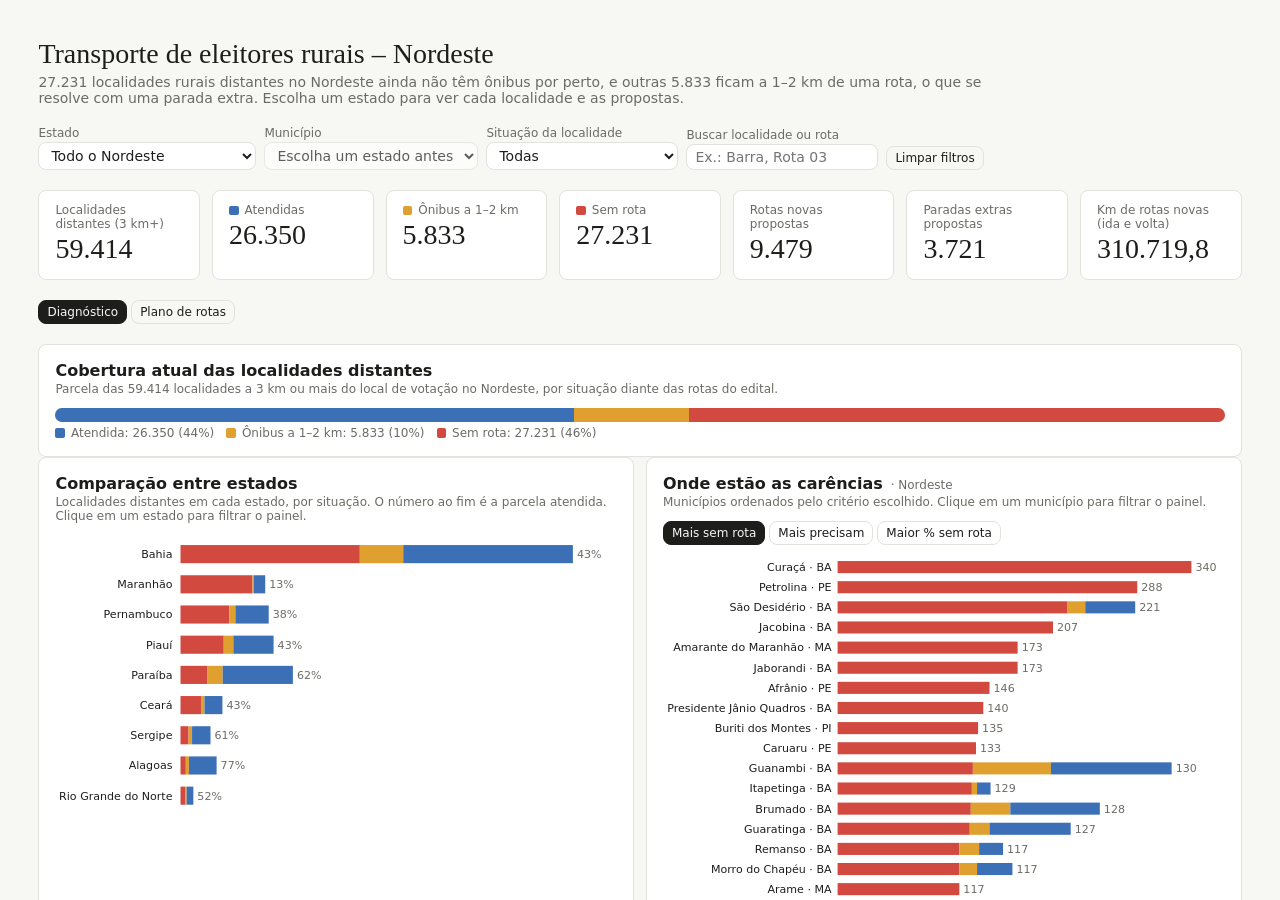
<file: index.html>
<!doctype html>
<html lang="pt-BR"><head><meta charset="utf-8">
<meta http-equiv="refresh" content="0; url=painel/">
<title>Transporte de eleitores rurais – Nordeste</title></head>
<body><p><a href="painel/">Abrir o painel</a></p></body></html>
</file>
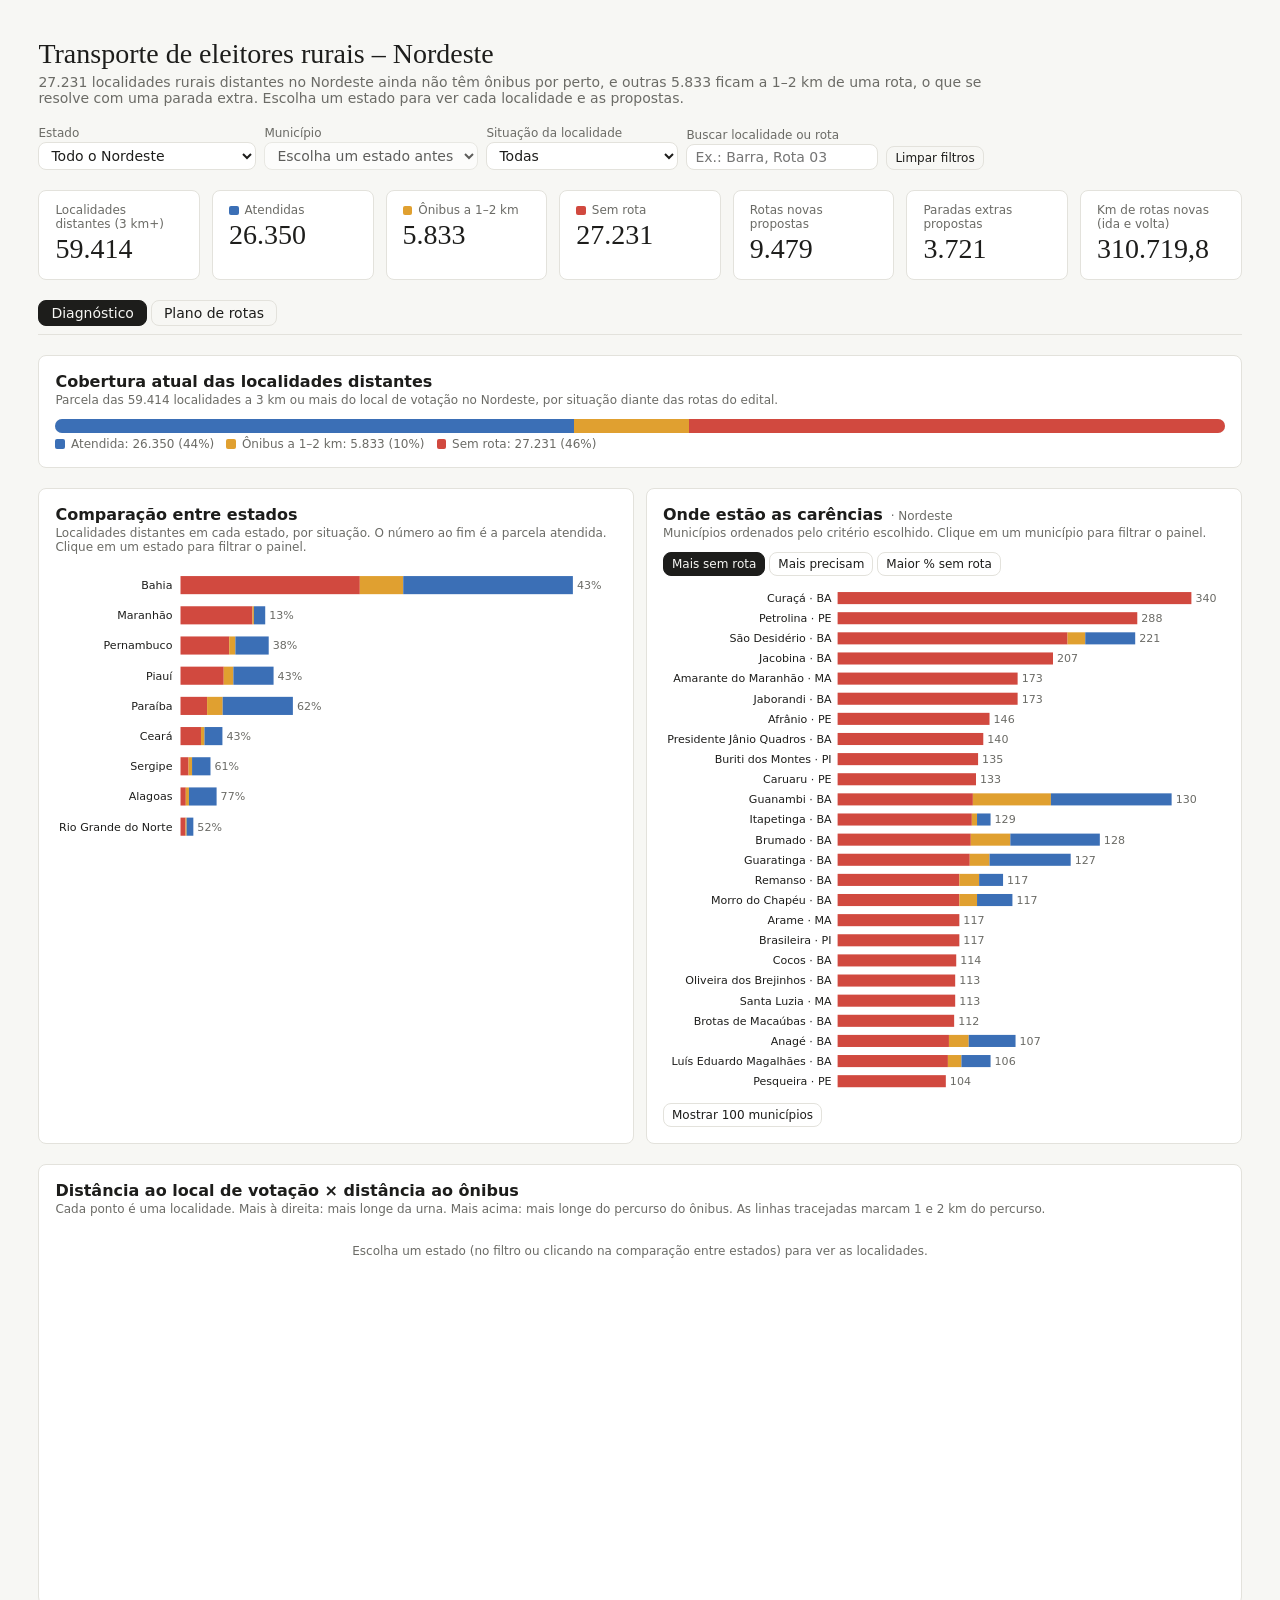
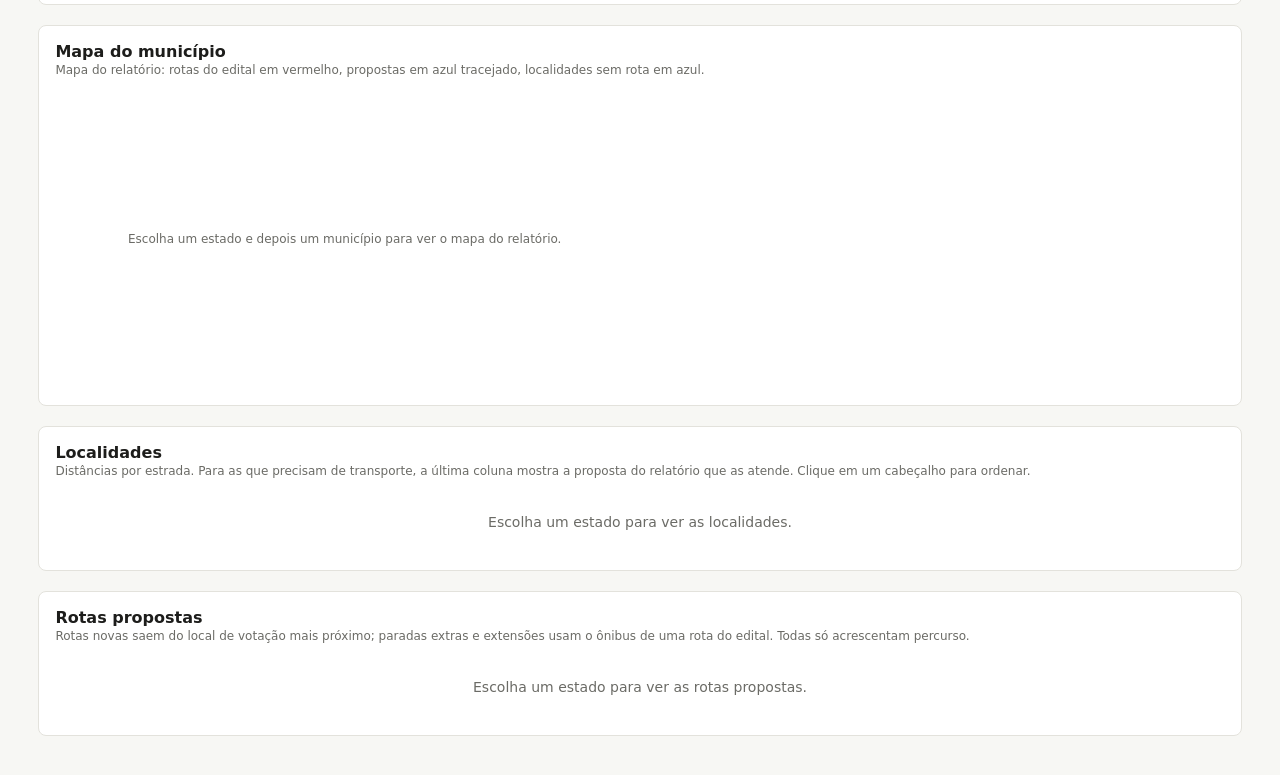
<file: painel/index.html>
<!doctype html>
<html lang="pt-BR">
<head>
<meta charset="utf-8">
<meta name="viewport" content="width=device-width, initial-scale=1">
<title>Transporte de eleitores rurais – Nordeste</title>
<link rel="stylesheet" href="lib/tema.css">
<script src="lib/d3.v7.min.js"></script>
<script src="lib/dash-local.js"></script>
<script src="dados/municipios.js"></script>
</head>
<body>
<div id="dash-root">
<style>
.tr-page { font-family: var(--font-anthropic-sans); display: flex; flex-direction: column; gap: var(--cds-gap-lg); }
.tr-page b, .tr-page strong { font-weight: 600; }
.tr-head h1 { font-family: var(--font-anthropic-serif); font-weight: 400; font-size: var(--cds-font-size-title); margin: 0 0 var(--cds-gap-xs); }
.tr-take { margin: 0; color: var(--color-fg-muted); font-size: var(--cds-font-size-body); max-width: 60rem; }
.tr-controls { display: flex; flex-wrap: wrap; gap: var(--cds-gap-sm); align-items: end; }
.tr-controls label { display: flex; flex-direction: column; gap: 2px; font-size: var(--cds-font-size-caption); color: var(--color-fg-muted); }
.tr-controls select, .tr-controls input { font: inherit; font-size: var(--cds-font-size-body); color: var(--color-fg); background: var(--color-panel); border: 1px solid var(--color-border-line); border-radius: var(--cds-radius); padding: var(--cds-pad-xs) var(--cds-pad-sm); min-width: 12rem; }
.tr-btn { font: inherit; font-size: var(--cds-font-size-caption); color: var(--color-fg); background: transparent; border: 1px solid var(--color-border-line); border-radius: var(--cds-radius); padding: var(--cds-pad-xs) var(--cds-pad-sm); cursor: pointer; }
.tr-btn:hover { background: var(--color-panel); }
.tr-kpis { display: grid; grid-template-columns: repeat(auto-fit, minmax(min(100%, 9.5rem), 1fr)); gap: var(--cds-gap-md); }
.tr-kpi { background: var(--color-panel); border: 1px solid var(--color-border-line); border-radius: var(--cds-radius); padding: var(--cds-pad-md) var(--cds-pad-lg); }
.tr-kpi .lbl { font-size: var(--cds-font-size-caption); color: var(--color-fg-muted); display: flex; align-items: center; gap: 6px; }
.tr-kpi .val { font-family: var(--font-anthropic-serif); font-size: var(--cds-font-size-title); font-variant-numeric: tabular-nums; margin-top: 2px; min-height: 1.2em; }
.tr-sw { width: .6rem; height: .6rem; border-radius: 2px; display: inline-block; flex: none; }
.tr-grid { display: grid; grid-template-columns: repeat(auto-fit, minmax(min(100%, 26rem), 1fr)); gap: var(--cds-gap-md); }
.tr-card { background: var(--color-panel); border: 1px solid var(--color-border-line); border-radius: var(--cds-radius); padding: var(--cds-pad-lg); min-width: 0; }
.tr-card h2 { font-size: var(--cds-font-size-heading); font-weight: var(--cds-font-weight-medium); margin: 0; }
.tr-note { font-size: var(--cds-font-size-caption); color: var(--color-fg-muted); margin: 2px 0 var(--cds-gap-md); }
.tr-cover { display: flex; height: 14px; border-radius: 7px; overflow: hidden; background: var(--color-border-line); }
.tr-cover div { height: 100%; }
.tr-cover-leg { display: flex; flex-wrap: wrap; gap: var(--cds-gap-md); margin-top: var(--cds-gap-xs); font-size: var(--cds-font-size-caption); color: var(--color-fg-muted); }
.tr-cover-leg span { display: inline-flex; align-items: center; gap: 6px; font-variant-numeric: tabular-nums; }
.tr-rank { position: relative; min-height: 120px; }
.tr-rank svg { display: block; }
.tr-rank .row { cursor: pointer; }
.tr-rank .row:hover .bg { fill: var(--color-border-line); }
.tr-rank .row.sel .bg { fill: var(--color-border-line); }
.tr-chart { position: relative; min-height: 360px; }
.tr-tip { position: absolute; pointer-events: none; background: var(--cds-surface-popover); border: 1px solid var(--cds-border); border-radius: var(--cds-radius); box-shadow: var(--cds-shadow-popover); padding: var(--cds-pad-xs) var(--cds-pad-sm); font-size: var(--cds-font-size-caption); max-width: 16rem; z-index: 2; }
.tr-tip .t1 { color: var(--cds-text-secondary); }
.tr-map { min-height: 300px; display: flex; align-items: center; justify-content: center; }
.tr-map img { width: 100%; height: auto; border-radius: var(--cds-radius); border: 1px solid var(--color-border-line); background: #fff; }
.tr-empty { color: var(--color-fg-muted); font-size: var(--cds-font-size-caption); text-align: center; padding: var(--cds-pad-lg); }
.tr-info { display: grid; grid-template-columns: max-content 1fr; gap: 4px var(--cds-gap-md); font-size: var(--cds-font-size-caption); margin-top: var(--cds-gap-md); }
.tr-info dt { color: var(--color-fg-muted); }
.tr-info dd { margin: 0; }
.tr-info a { color: inherit; }
.tr-tablebox { max-height: 520px; overflow: auto; border-top: 1px solid var(--color-border-line); }
.tr-table { width: 100%; border-collapse: collapse; font-size: var(--cds-font-size-caption); font-variant-numeric: tabular-nums; }
.tr-table th { position: sticky; top: 0; background: var(--color-panel); text-align: left; font-weight: var(--cds-font-weight-medium); color: var(--color-fg-muted); padding: 6px 8px; border-bottom: 1px solid var(--color-border-line); cursor: pointer; white-space: nowrap; z-index: 1; }
.tr-table th.num, .tr-table td.num { text-align: right; }
.tr-table td { padding: 6px 8px; border-bottom: 1px solid var(--color-border-line); vertical-align: top; }
.tr-table tr.click { cursor: pointer; }
.tr-table tr.click:hover td { background: var(--color-bg); }
.tr-pill { display: inline-flex; align-items: center; gap: 5px; white-space: nowrap; }
.tr-tablehead { display: flex; flex-wrap: wrap; justify-content: space-between; align-items: baseline; gap: var(--cds-gap-sm); }
.tr-count { font-size: var(--cds-font-size-caption); color: var(--color-fg-muted); }
.tr-tabs { display: flex; gap: var(--cds-gap-xs); flex-wrap: wrap; }
.tr-tabs button[aria-pressed="true"] { background: var(--color-fg); color: var(--color-bg); border-color: var(--color-fg); }
[data-dash-source-state=refreshing] { opacity: .5; transition: opacity var(--cds-dur-slow); }
[data-dash-source-state=empty] { color: transparent; }
@media (max-width: 640px) { .tr-hide-sm { display: none; } }
</style>
<style>
.tr-uf { cursor: pointer; }
.tr-uf:hover .bg, .tr-uf.sel .bg { fill: var(--color-border-line); }
.tr-prompt { color: var(--color-fg-muted); font-size: var(--cds-font-size-body); text-align: center; padding: var(--cds-pad-xl) var(--cds-pad-lg); }
.tr-prompt button { margin-top: var(--cds-gap-sm); }
.tr-scope { font-size: var(--cds-font-size-caption); color: var(--color-fg-muted); margin-left: var(--cds-gap-xs); font-weight: 400; }
</style>

<div class="tr-page">
  <header class="tr-head" id="topo">
    <h1>Transporte de eleitores rurais – Nordeste</h1>
    <p class="tr-take" id="takeaway">
      <span data-source="resumo" data-field="sem_rota" data-where="chave=NE%7C*" class="dash-skeleton">—</span> localidades rurais distantes
      <span id="take-scope">no Nordeste</span> ainda não têm ônibus por perto, e outras
      <span data-source="resumo" data-field="perto" data-where="chave=NE%7C*" class="dash-skeleton">—</span>
      ficam a 1–2 km de uma rota, o que se resolve com uma parada extra.
      <span id="take-hint">Escolha um estado para ver cada localidade e as propostas.</span>
    </p>
  </header>

  <div class="tr-controls" id="filtros">
    <label>Estado
      <select id="f-uf" aria-label="Estado">
        <option value="">Todo o Nordeste</option>
      </select>
    </label>
    <label>Município
      <select id="f-mun" aria-label="Município" data-source="municipios"></select>
    </label>
    <label>Situação da localidade
      <select id="f-sit" aria-label="Situação">
        <option value="">Todas</option>
        <option value="Sem rota">Sem rota</option>
        <option value="Ônibus a 1–2 km">Ônibus a 1–2 km</option>
        <option value="Atendida">Atendida</option>
      </select>
    </label>
    <label>Buscar localidade ou rota
      <input id="f-q" type="search" placeholder="Ex.: Barra, Rota 03" aria-label="Buscar">
    </label>
    <button class="tr-btn" id="f-reset" type="button">Limpar filtros</button>
  </div>

  <section class="tr-kpis" id="indicadores">
    <div class="tr-kpi"><div class="lbl">Localidades distantes (3 km+)</div><div class="val dash-skeleton" id="k-total" data-source="resumo" data-field="analisadas" data-where="chave=NE%7C*">—</div></div>
    <div class="tr-kpi"><div class="lbl"><i class="tr-sw sw-ok"></i>Atendidas</div><div class="val dash-skeleton" id="k-at" data-source="resumo" data-field="atendidas" data-where="chave=NE%7C*">—</div></div>
    <div class="tr-kpi"><div class="lbl"><i class="tr-sw sw-perto"></i>Ônibus a 1–2 km</div><div class="val dash-skeleton" id="k-perto" data-source="resumo" data-field="perto" data-where="chave=NE%7C*">—</div></div>
    <div class="tr-kpi"><div class="lbl"><i class="tr-sw sw-sem"></i>Sem rota</div><div class="val dash-skeleton" id="k-sem" data-source="resumo" data-field="sem_rota" data-where="chave=NE%7C*">—</div></div>
    <div class="tr-kpi"><div class="lbl">Rotas novas propostas</div><div class="val dash-skeleton" id="k-rn" data-source="resumo" data-field="rotas_novas" data-where="chave=NE%7C*">—</div></div>
    <div class="tr-kpi"><div class="lbl">Paradas extras propostas</div><div class="val dash-skeleton" id="k-pe" data-source="resumo" data-field="paradas_extras" data-where="chave=NE%7C*">—</div></div>
    <div class="tr-kpi"><div class="lbl">Km de rotas novas (ida e volta)</div><div class="val dash-skeleton" id="k-km" data-source="resumo" data-field="km_rotas_novas" data-where="chave=NE%7C*">—</div></div>
  </section>

  <div class="tr-tabs tr-abas" id="abas" role="tablist">
    <button class="tr-btn" type="button" role="tab" data-aba="diagnostico" aria-pressed="true">Diagnóstico</button>
    <button class="tr-btn" type="button" role="tab" data-aba="plano" aria-pressed="false">Plano de rotas</button>
  </div>

  <div class="tr-aba" id="diagnostico">
  <section class="tr-card" id="cobertura">
    <h2>Cobertura atual das localidades distantes</h2>
    <p class="tr-note" id="cov-note">Parcela das localidades a 3 km ou mais do local de votação, por situação diante das rotas do edital.</p>
    <div class="tr-cover dash-skeleton" id="cov-bar" data-source="resumo"></div>
    <div class="tr-cover-leg" id="cov-leg" data-source="resumo"></div>
  </section>

  <div class="tr-grid">
    <section class="tr-card" id="estados">
      <h2>Comparação entre estados</h2>
      <p class="tr-note">Localidades distantes em cada estado, por situação. O número ao fim é a parcela atendida. Clique em um estado para filtrar o painel.</p>
      <div class="tr-rank dash-skeleton" id="uf-box" data-source="resumo"></div>
    </section>

    <section class="tr-card" id="ranking">
      <h2>Onde estão as carências<span class="tr-scope" id="rank-scope"></span></h2>
      <p class="tr-note">Municípios ordenados pelo critério escolhido. Clique em um município para filtrar o painel.</p>
      <div class="tr-tabs" id="rank-sort" style="margin-bottom: var(--cds-gap-sm)">
        <button class="tr-btn" type="button" data-k="sem_rota" aria-pressed="true">Mais sem rota</button>
        <button class="tr-btn" type="button" data-k="precisam">Mais precisam</button>
        <button class="tr-btn" type="button" data-k="pct_sem">Maior % sem rota</button>
      </div>
      <div class="tr-rank dash-skeleton" id="rank-box" data-source="resumo"></div>
      <button class="tr-btn" type="button" id="rank-more" style="margin-top: var(--cds-gap-sm)">Mostrar mais</button>
    </section>
  </div>

  <section class="tr-card" id="dispersao">
    <h2>Distância ao local de votação × distância ao ônibus<span class="tr-scope" id="sc-scope"></span></h2>
    <p class="tr-note" id="sc-note">Cada ponto é uma localidade. Mais à direita: mais longe da urna. Mais acima: mais longe do percurso do ônibus. As linhas tracejadas marcam 1 e 2 km do percurso.</p>
    <div class="tr-chart" id="sc-box"></div>
  </section>

  <section class="tr-card" id="municipio">
    <h2 id="mun-title">Mapa do município</h2>
    <p class="tr-note" id="mun-note">Mapa do relatório: rotas do edital em vermelho, propostas em azul tracejado, localidades sem rota em azul.</p>
    <div class="tr-grid">
      <div class="tr-map" id="map-box"><div class="tr-empty">Escolha um município no filtro ou no ranking para ver o mapa e os detalhes.</div></div>
      <div id="mun-info"></div>
    </div>
  </section>

  <section class="tr-card" id="localidades">
    <div class="tr-tablehead"><h2>Localidades<span class="tr-scope" id="loc-scope"></span></h2><span class="tr-count" id="loc-count"></span></div>
    <p class="tr-note">Distâncias por estrada. Para as que precisam de transporte, a última coluna mostra a proposta do relatório que as atende. Clique em um cabeçalho para ordenar.</p>
    <div class="tr-prompt" id="loc-prompt">Escolha um estado para ver as localidades.</div>
    <div class="tr-tablebox" id="loc-wrap" hidden>
      <table class="tr-table" id="loc-table" data-row-key="id">
        <thead><tr>
          <th data-field="municipio" data-k="municipio">Município</th>
          <th data-field="localidade" data-k="localidade">Localidade</th>
          <th data-field="situacao" data-k="situacao">Situação</th>
          <th data-field="km_local_votacao" data-k="km_local_votacao" class="num">Km até a urna</th>
          <th data-field="rota_mais_proxima" data-k="rota_mais_proxima" class="tr-hide-sm">Rota mais próxima</th>
          <th data-field="km_ate_rota" data-k="km_ate_rota" class="num">Km até o ônibus</th>
          <th data-field="solucao_proposta" data-k="solucao_proposta" class="tr-hide-sm">Solução proposta</th>
        </tr></thead>
        <tbody></tbody>
      </table>
    </div>
  </section>

  <section class="tr-card" id="propostas">
    <div class="tr-tablehead"><h2>Rotas propostas<span class="tr-scope" id="prop-scope"></span></h2><span class="tr-count" id="prop-count"></span></div>
    <p class="tr-note">Rotas novas saem do local de votação mais próximo; paradas extras e extensões usam o ônibus de uma rota do edital. Todas só acrescentam percurso.</p>
    <div class="tr-prompt" id="prop-prompt">Escolha um estado para ver as rotas propostas.</div>
    <div class="tr-tablebox" id="prop-wrap" hidden>
      <table class="tr-table" id="prop-table" data-row-key="id">
        <thead><tr>
          <th data-field="municipio" data-k="municipio">Município</th>
          <th data-field="tipo" data-k="tipo">Tipo</th>
          <th data-field="proposta" data-k="proposta">Proposta</th>
          <th data-field="percurso" data-k="percurso" class="tr-hide-sm">Percurso</th>
          <th data-field="n_localidades" data-k="n_localidades" class="num">Localidades</th>
          <th data-field="extensao_km" data-k="extensao_km" class="num">Km</th>
          <th data-field="tempo" data-k="tempo" class="tr-hide-sm">Tempo</th>
        </tr></thead>
        <tbody></tbody>
      </table>
    </div>
  </section>
  </div>

  <div class="tr-aba" id="plano" hidden>
    <p class="tr-take" id="plano-take">As sugestões vêm das propostas de cada relatório, organizadas por prioridade: <b>1 – ação rápida</b> (parada extra ou extensão de uma rota que já roda), <b>2 – rota nova eficiente</b> (até 10 km de percurso por localidade atendida) e <b>3 – rota nova cara</b> (mais de 10 km por localidade).</p>

    <section class="tr-kpis" id="plano-indicadores">
      <div class="tr-kpi"><div class="lbl"><i class="tr-sw sw-p1"></i>1 – Ação rápida</div><div class="val dash-skeleton" id="pk-p1" data-source="resumo" data-field="p1" data-where="chave=NE%7C*">—</div></div>
      <div class="tr-kpi"><div class="lbl"><i class="tr-sw sw-p2"></i>2 – Rota nova eficiente</div><div class="val dash-skeleton" id="pk-p2" data-source="resumo" data-field="p2" data-where="chave=NE%7C*">—</div></div>
      <div class="tr-kpi"><div class="lbl"><i class="tr-sw sw-p3"></i>3 – Rota nova cara</div><div class="val dash-skeleton" id="pk-p3" data-source="resumo" data-field="p3" data-where="chave=NE%7C*">—</div></div>
      <div class="tr-kpi"><div class="lbl">Localidades atendidas pelas propostas</div><div class="val dash-skeleton" id="pk-cob" data-source="resumo" data-field="cobertas" data-where="chave=NE%7C*">—</div></div>
      <div class="tr-kpi"><div class="lbl">Percurso acrescentado (km)</div><div class="val dash-skeleton" id="pk-km" data-source="resumo" data-field="km_propostas" data-where="chave=NE%7C*">—</div></div>
      <div class="tr-kpi"><div class="lbl">Tempo de viagem somado (horas)</div><div class="val dash-skeleton" id="pk-h" data-source="resumo" data-field="horas_propostas" data-where="chave=NE%7C*">—</div></div>
    </section>

    <div class="tr-grid">
      <section class="tr-card" id="plano-prioridades">
        <h2 id="pp-title">Propostas por prioridade</h2>
        <p class="tr-note" id="pp-note">Quantas propostas de cada prioridade há em cada estado. Clique em um estado para filtrar.</p>
        <div class="tr-chart" id="pp-box" style="min-height: 300px"></div>
      </section>
      <section class="tr-card" id="plano-mapa">
        <h2 id="pm-title">Mapa do município</h2>
        <p class="tr-note">Mapa do relatório: rotas do edital em vermelho, rotas sugeridas em azul tracejado.</p>
        <div class="tr-map" id="pm-box"><div class="tr-empty">Escolha um estado e um município para ver o mapa com as rotas sugeridas.</div></div>
      </section>
    </div>

    <section class="tr-card" id="rotas-sugeridas">
      <div class="tr-tablehead"><h2>Rotas sugeridas<span class="tr-scope" id="rs-scope"></span></h2><span class="tr-count" id="rs-count"></span></div>
      <p class="tr-note">Cada cartão é uma sugestão de rota, desenhada parada a parada. As localidades destacadas são as que hoje ficam sem ônibus e passam a ser atendidas.</p>
      <div class="tr-controls" style="margin-bottom: var(--cds-gap-md)">
        <label>Prioridade
          <select id="rs-prio" aria-label="Prioridade">
            <option value="">Todas</option>
            <option value="1">1 – Ação rápida</option>
            <option value="2">2 – Rota nova eficiente</option>
            <option value="3">3 – Rota nova cara</option>
          </select>
        </label>
        <label>Ordenar por
          <select id="rs-ord" aria-label="Ordenar">
            <option value="prio">Prioridade e eficiência</option>
            <option value="loc">Mais localidades atendidas</option>
            <option value="km">Menor percurso</option>
            <option value="mun">Município</option>
          </select>
        </label>
      </div>
      <div id="rs-list"><div class="tr-prompt">Escolha um estado para ver as rotas sugeridas.</div></div>
      <button class="tr-btn" type="button" id="rs-more" hidden style="margin-top: var(--cds-gap-md)">Mostrar mais</button>
    </section>
  </div>
</div>

<script>
dash.calc('resumo', {
  title: 'Resumo por município, estado e Nordeste',
  description: 'Soma as contagens de localidades e propostas dos municípios, por estado (chave "UF|*") e para todo o Nordeste ("NE|*"); cobertas = localidades sem ônibus que alguma proposta atende.',
  inputs: ['municipios'],
  fn: (municipios) => {
    const campos = ['analisadas', 'atendidas', 'perto', 'sem_rota', 'rotas_novas', 'paradas_extras', 'extensoes', 'km_rotas_novas', 'p1', 'p2', 'p3', 'km_propostas', 'min_propostas', 'loc_sem_proposta'];
    const acc = new Map();
    const get = (chave, uf, nome) => {
      if (!acc.has(chave)) acc.set(chave, Object.assign({ chave, uf, nome }, Object.fromEntries(campos.map((c) => [c, 0]))));
      return acc.get(chave);
    };
    for (const m of municipios) {
      if (m.fora_do_levantamento) continue;
      for (const r of [get(m.chave, m.uf, m.nome), get(m.uf + '|*', m.uf, m.estado), get('NE|*', 'NE', 'Nordeste')]) {
        for (const c of campos) r[c] += Number(m[c]) || 0;
      }
    }
    return [...acc.values()].map((r) => Object.assign(r, {
      km_rotas_novas: Math.round(r.km_rotas_novas * 10) / 10,
      km_propostas: Math.round(r.km_propostas * 10) / 10,
      horas_propostas: Math.round(r.min_propostas / 6) / 10,
      cobertas: r.perto + r.sem_rota - r.loc_sem_proposta,
      precisam: r.perto + r.sem_rota,
      pct_sem: r.analisadas ? r.sem_rota / r.analisadas : 0,
      pct_atendidas: r.analisadas ? r.atendidas / r.analisadas : 0,
    }));
  },
});

window.TR = (() => {
  const loc = d3.formatLocale({ decimal: ',', thousands: '.', grouping: [3], currency: ['R$', ''] });
  const fmt = { int: loc.format(','), km: loc.format(',.1f'), pct: loc.format('.0%'), pct1: loc.format('.1%') };
  const COL = { 'Atendida': dash.colors[0], 'Ônibus a 1–2 km': dash.colors[2], 'Sem rota': 'var(--cds-chart-status-critical)' };
  const PCOL = { 1: dash.colors[3], 2: dash.colors[0], 3: dash.colors[4] };
  const PTXT = { 1: '1 – Ação rápida', 2: '2 – Rota nova eficiente', 3: '3 – Rota nova cara' };
  const UFS = [['CE', 'Ceará'], ['RN', 'Rio Grande do Norte'], ['PB', 'Paraíba'], ['PE', 'Pernambuco'], ['AL', 'Alagoas'], ['SE', 'Sergipe'], ['BA', 'Bahia'], ['PI', 'Piauí'], ['MA', 'Maranhão']];
  const NOME_UF = Object.fromEntries(UFS);
  const escopo = (p) => p.uf && p.mun ? p.uf + '|' + p.mun : p.uf ? p.uf + '|*' : 'NE|*';
  const enc = (s) => encodeURIComponent(s);
  const filtroLoc = (p) => {
    const q = (p.q || '').toLowerCase();
    return (l) => (!p.mun || l.municipio === p.mun) && (!p.sit || l.situacao === p.sit) &&
      (!q || (l.localidade + ' ' + (l.rota_mais_proxima || '') + ' ' + (l.solucao_proposta || '')).toLowerCase().includes(q));
  };
  const empty = (t) => Object.assign(document.createElement('div'), { className: 'tr-empty', textContent: t });
  const measure = (svg, texts) => {
    const t = svg.append('text').attr('visibility', 'hidden');
    let w = 0;
    for (const s of texts) { t.text(s); w = Math.max(w, t.node().getComputedTextLength()); }
    t.remove();
    return w;
  };
  return { fmt, COL, PCOL, PTXT, UFS, NOME_UF, escopo, enc, filtroLoc, empty, measure };
})();
</script>

<script>
(() => {
  const { fmt, COL, UFS, NOME_UF, escopo, enc } = window.TR;
  const $ = (id) => document.getElementById(id);
  document.querySelector('.sw-ok').style.background = COL['Atendida'];
  document.querySelector('.sw-perto').style.background = COL['Ônibus a 1–2 km'];
  document.querySelector('.sw-sem').style.background = COL['Sem rota'];

  const fUf = $('f-uf'), fMun = $('f-mun'), fSit = $('f-sit'), fQ = $('f-q');
  fUf.append(...UFS.map(([u, n]) => new Option(n + ' (' + u + ')', u)));
  fUf.addEventListener('change', () => dash.setParams({ uf: fUf.value || null, mun: null }));
  fMun.addEventListener('change', () => dash.setParams({ mun: fMun.value || null }));
  fSit.addEventListener('change', () => dash.setParams({ sit: fSit.value || null }));
  let qTimer;
  fQ.addEventListener('input', () => { clearTimeout(qTimer); qTimer = setTimeout(() => dash.setParams({ q: fQ.value.trim() || null }), 250); });
  $('f-reset').addEventListener('click', () => { const aba = dash.params().aba || null; dash.resetParams(); dash.setParams({ uf: null, mun: null, sit: null, q: null, aba }); fQ.value = ''; });

  // Abas: Diagnóstico e Plano de rotas
  const PCOL = window.TR.PCOL;
  document.querySelector('.sw-p1').style.background = PCOL[1];
  document.querySelector('.sw-p2').style.background = PCOL[2];
  document.querySelector('.sw-p3').style.background = PCOL[3];
  $('abas').addEventListener('click', (e) => {
    const b = e.target.closest('button[data-aba]'); if (!b) return;
    dash.setParams({ aba: b.dataset.aba === 'diagnostico' ? null : b.dataset.aba });
    dash.setLink(b.dataset.aba);
  });
  if (location.hash === '#plano') dash.setParams({ aba: 'plano' });
  const pkpis = [['pk-p1', 'p1'], ['pk-p2', 'p2'], ['pk-p3', 'p3'], ['pk-cob', 'cobertas'], ['pk-km', 'km_propostas'], ['pk-h', 'horas_propostas']];

  const kpis = [['k-total', 'analisadas'], ['k-at', 'atendidas'], ['k-perto', 'perto'], ['k-sem', 'sem_rota'], ['k-rn', 'rotas_novas'], ['k-pe', 'paradas_extras'], ['k-km', 'km_rotas_novas']];
  let munKey = '';

  dash.onData(() => {
    const p = dash.params();
    const scope = escopo(p);
    fUf.value = p.uf || '';
    const M = dash.data('municipios');
    if (M.status === 'ok') {
      const key = (p.uf || '') + M.data.length;
      if (munKey !== key) {
        const names = p.uf ? M.data.filter((m) => m.uf === p.uf && !m.fora_do_levantamento).map((m) => m.nome).sort((a, b) => a.localeCompare(b, 'pt')) : [];
        fMun.replaceChildren(new Option(p.uf ? 'Todos os municípios' : 'Escolha um estado antes', ''), ...names.map((n) => new Option(n, n)));
        munKey = key;
      }
    }
    fMun.disabled = !p.uf;
    fMun.value = p.mun || '';
    fSit.value = p.sit || '';
    if (document.activeElement !== fQ) fQ.value = p.q || '';

    const aba = p.aba || 'diagnostico';
    $('diagnostico').hidden = aba !== 'diagnostico';
    $('plano').hidden = aba !== 'plano';
    document.querySelectorAll('#abas button').forEach((b) => b.setAttribute('aria-pressed', b.dataset.aba === aba ? 'true' : 'false'));

    const R = dash.data('resumo');
    const row = R.status === 'ok' ? R.data.find((r) => r.chave === scope) : null;
    for (const [id, f] of pkpis) {
      const el = $(id);
      el.dataset.where = 'chave=' + enc(scope);
      if (row) { el.classList.remove('dash-skeleton'); el.textContent = (f === 'km_propostas' || f === 'horas_propostas') ? fmt.km(row[f]) : fmt.int(row[f]); }
      else if (R.status !== 'loading') el.classList.remove('dash-skeleton');
    }
    for (const [id, f] of kpis) {
      const el = $(id);
      el.dataset.where = 'chave=' + enc(scope);
      if (row) { el.classList.remove('dash-skeleton'); el.textContent = f === 'km_rotas_novas' ? fmt.km(row[f]) : fmt.int(row[f]); }
      else if (R.status !== 'loading') el.classList.remove('dash-skeleton');
    }
    document.querySelectorAll('#takeaway [data-source="resumo"]').forEach((el) => {
      el.dataset.where = 'chave=' + enc(scope);
      if (row) { el.classList.remove('dash-skeleton'); el.textContent = fmt.int(row[el.dataset.field]); }
    });
    $('take-scope').textContent = p.mun ? 'em ' + p.mun + ' (' + p.uf + ')' : p.uf ? 'em ' + NOME_UF[p.uf] : 'no Nordeste';
    $('take-hint').textContent = p.mun ? 'Veja o mapa, cada localidade e as propostas abaixo.' : p.uf ? 'Escolha um município para ver o mapa do relatório.' : 'Escolha um estado para ver cada localidade e as propostas.';

    const bar = $('cov-bar'), leg = $('cov-leg');
    if (row) {
      bar.classList.remove('dash-skeleton');
      const parts = [['Atendida', row.atendidas], ['Ônibus a 1–2 km', row.perto], ['Sem rota', row.sem_rota]];
      const tot = row.analisadas || 1;
      bar.replaceChildren(...parts.map(([k, v]) => { const d = document.createElement('div'); d.style.width = (v / tot * 100) + '%'; d.style.background = COL[k]; return d; }));
      leg.replaceChildren(...parts.map(([k, v]) => {
        const s = document.createElement('span');
        const sw = document.createElement('i'); sw.className = 'tr-sw'; sw.style.background = COL[k];
        s.append(sw, `${k}: ${fmt.int(v)} (${fmt.pct(row.analisadas ? v / row.analisadas : 0)})`);
        return s;
      }));
      const onde = p.mun ? ' em ' + p.mun : p.uf ? ' em ' + NOME_UF[p.uf] : ' no Nordeste';
      $('cov-note').textContent = `Parcela das ${fmt.int(row.analisadas)} localidades a 3 km ou mais do local de votação${onde}, por situação diante das rotas do edital.`;
    } else if (R.status !== 'loading') { bar.classList.remove('dash-skeleton'); bar.replaceChildren(); leg.replaceChildren(); }
  });
})();
</script>

<script>
(() => {
  const { fmt, COL, NOME_UF, measure } = window.TR;
  const box = document.getElementById('uf-box');
  const tip = document.createElement('div'); tip.className = 'tr-tip'; tip.hidden = true;
  dash.onData(() => {
    if (dash.params().aba === 'plano') return;
    const R = dash.data('resumo');
    if (R.status !== 'ok') { if (R.status !== 'loading') { box.classList.remove('dash-skeleton'); box.replaceChildren(); } return; }
    box.classList.remove('dash-skeleton');
    const sel = dash.params().uf;
    const rows = R.data.filter((r) => /^[A-Z]{2}\|\*$/.test(r.chave) && r.uf !== 'NE').sort((a, b) => d3.descending(a.sem_rota, b.sem_rota));
    const W = Math.max(280, box.clientWidth - 4), rowH = 30, top = 4;
    const svg = d3.create('svg').attr('width', '100%').attr('font-family', 'var(--font-anthropic-sans)').attr('font-size', 11);
    document.body.appendChild(svg.node());
    const labW = measure(svg, rows.map((r) => r.nome)) + 12;
    const numW = measure(svg, ['100%']) + 12;
    svg.node().remove();
    svg.attr('viewBox', `0 0 ${W} ${rows.length * rowH + top + 4}`);
    const x = d3.scaleLinear([0, d3.max(rows, (r) => r.analisadas) || 1], [labW, W - numW]);
    const g = svg.selectAll('g').data(rows).join('g').attr('class', (d) => 'tr-uf' + (d.uf === sel ? ' sel' : '')).attr('transform', (d, i) => `translate(0,${top + i * rowH})`);
    g.append('rect').attr('class', 'bg').attr('width', W).attr('height', rowH).attr('rx', 4).style('fill', 'transparent');
    g.append('text').attr('x', labW - 8).attr('y', rowH / 2).attr('dy', '0.35em').attr('text-anchor', 'end').style('fill', 'var(--color-fg)').style('font-weight', (d) => d.uf === sel ? 600 : 400).text((d) => d.nome);
    g.each(function (d) {
      let x0 = 0;
      for (const [k, v] of [['Sem rota', d.sem_rota], ['Ônibus a 1–2 km', d.perto], ['Atendida', d.atendidas]]) {
        d3.select(this).append('rect').attr('x', x(x0)).attr('y', 6).attr('height', rowH - 12).attr('width', Math.max(0, x(x0 + v) - x(x0))).style('fill', COL[k]);
        x0 += v;
      }
      d3.select(this).append('text').attr('x', x(x0) + 4).attr('y', rowH / 2).attr('dy', '0.35em').style('fill', 'var(--color-fg-muted)').style('font-variant-numeric', 'tabular-nums').text(fmt.pct(d.pct_atendidas));
    });
    g.on('click', (e, d) => dash.setParams({ uf: d.uf === sel ? null : d.uf, mun: null }))
      .on('mousemove', (e, d) => {
        tip.replaceChildren();
        const t1 = document.createElement('div'); t1.className = 't1'; t1.textContent = d.nome; tip.append(t1);
        for (const [k, v] of [['Sem rota', d.sem_rota], ['Ônibus a 1–2 km', d.perto], ['Atendida', d.atendidas]]) {
          const l = document.createElement('div'); const sw = document.createElement('i'); sw.className = 'tr-sw'; sw.style.background = COL[k]; sw.style.marginRight = '6px';
          l.append(sw, `${k}: ${fmt.int(v)}`); tip.append(l);
        }
        const l = document.createElement('div'); l.textContent = `Propostas: ${fmt.int(d.rotas_novas)} rotas novas, ${fmt.int(d.paradas_extras)} paradas extras`; tip.append(l);
        const rb = box.getBoundingClientRect();
        tip.hidden = false;
        tip.style.left = Math.max(0, Math.min(e.clientX - rb.left + 12, box.clientWidth - 230)) + 'px';
        tip.style.top = (e.clientY - rb.top + 12) + 'px';
      })
      .on('mouseleave', () => { tip.hidden = true; });
    box.replaceChildren(svg.node(), tip);
  });
})();
</script>

<script>
(() => {
  const { fmt, COL, NOME_UF, measure } = window.TR;
  const box = document.getElementById('rank-box');
  const more = document.getElementById('rank-more');
  const scopeEl = document.getElementById('rank-scope');
  let sortKey = 'sem_rota', limit = 25;
  document.getElementById('rank-sort').addEventListener('click', (e) => {
    const b = e.target.closest('button[data-k]'); if (!b) return;
    sortKey = b.dataset.k;
    document.querySelectorAll('#rank-sort button').forEach((x) => x.setAttribute('aria-pressed', x === b ? 'true' : 'false'));
    draw();
  });
  more.addEventListener('click', () => { limit = limit >= 100000 ? 25 : (limit === 25 ? 100 : 100000); draw(); });
  const tip = document.createElement('div'); tip.className = 'tr-tip'; tip.hidden = true;

  function draw() {
    if (dash.params().aba === 'plano') return;
    const R = dash.data('resumo');
    if (R.status !== 'ok') { if (R.status !== 'loading') { box.classList.remove('dash-skeleton'); box.replaceChildren(); } return; }
    box.classList.remove('dash-skeleton');
    const p = dash.params();
    const all = R.data.filter((r) => !r.chave.endsWith('|*') && r.analisadas > 0 && (!p.uf || r.uf === p.uf))
      .sort((a, b) => d3.descending(a[sortKey], b[sortKey]) || d3.descending(a.precisam, b.precisam) || a.nome.localeCompare(b.nome, 'pt'));
    let rows = all.slice(0, limit);
    if (p.mun && !rows.some((r) => r.nome === p.mun && r.uf === p.uf)) { const s = all.find((r) => r.nome === p.mun && r.uf === p.uf); if (s) rows = rows.concat([s]); }
    scopeEl.textContent = p.uf ? ' · ' + NOME_UF[p.uf] : ' · Nordeste';
    more.hidden = all.length <= 25;
    more.textContent = limit >= all.length ? 'Mostrar só os 25 primeiros' : `Mostrar ${limit === 25 ? Math.min(100, all.length) : 'todos os ' + fmt.int(all.length)} municípios`;
    const lab = (d) => p.uf ? d.nome : d.nome + ' · ' + d.uf;
    const pctMode = sortKey === 'pct_sem';
    const W = Math.max(280, box.clientWidth - 4), rowH = 20, top = 4;
    const svg = d3.create('svg').attr('width', '100%').attr('font-family', 'var(--font-anthropic-sans)').attr('font-size', 11);
    document.body.appendChild(svg.node());
    const cap = W * 0.42;
    const t = svg.append('text').attr('visibility', 'hidden');
    const labels = new Map(); let labW = 0;
    for (const r of rows) {
      let s = lab(r); t.text(s);
      while (t.node().getComputedTextLength() > cap - 10 && s.length > 4) { s = s.slice(0, -2); t.text(s + '…'); }
      labels.set(r.chave, t.text()); labW = Math.max(labW, t.node().getComputedTextLength());
    }
    t.remove();
    const numW = measure(svg, rows.map((r) => pctMode ? fmt.pct(r.pct_sem) : fmt.int(r[sortKey]))) + 12;
    svg.node().remove();
    labW += 10;
    svg.attr('viewBox', `0 0 ${W} ${rows.length * rowH + top + 4}`);
    const xmax = pctMode ? 1 : d3.max(rows, (r) => r.analisadas) || 1;
    const x = d3.scaleLinear([0, xmax], [labW, W - numW]);
    const isSel = (d) => p.mun && d.nome === p.mun && d.uf === p.uf;
    const g = svg.selectAll('g').data(rows).join('g').attr('class', (d) => 'row' + (isSel(d) ? ' sel' : '')).attr('transform', (d, i) => `translate(0,${top + i * rowH})`);
    g.append('rect').attr('class', 'bg').attr('width', W).attr('height', rowH).attr('rx', 4).style('fill', 'transparent');
    g.append('text').attr('x', labW - 6).attr('y', rowH / 2).attr('dy', '0.35em').attr('text-anchor', 'end').style('fill', 'var(--color-fg)').style('font-weight', (d) => isSel(d) ? 600 : 400).text((d) => labels.get(d.chave));
    g.each(function (d) {
      const parts = pctMode
        ? [['Sem rota', d.sem_rota / d.analisadas], ['Ônibus a 1–2 km', d.perto / d.analisadas], ['Atendida', d.atendidas / d.analisadas]]
        : [['Sem rota', d.sem_rota], ['Ônibus a 1–2 km', d.perto], ['Atendida', d.atendidas]];
      let x0 = 0;
      for (const [k, v] of parts) {
        d3.select(this).append('rect').attr('x', x(x0)).attr('y', 4).attr('height', rowH - 8).attr('width', Math.max(0, x(x0 + v) - x(x0))).style('fill', COL[k]);
        x0 += v;
      }
      d3.select(this).append('text').attr('x', x(x0) + 4).attr('y', rowH / 2).attr('dy', '0.35em').style('fill', 'var(--color-fg-muted)').style('font-variant-numeric', 'tabular-nums')
        .text(pctMode ? fmt.pct(d.pct_sem) : fmt.int(d[sortKey]));
    });
    g.on('click', (e, d) => dash.setParams(isSel(d) ? { mun: null } : { uf: d.uf, mun: d.nome }))
      .on('mousemove', (e, d) => {
        tip.replaceChildren();
        const t1 = document.createElement('div'); t1.className = 't1'; t1.textContent = d.nome + ' (' + d.uf + ')'; tip.append(t1);
        for (const [k, v] of [['Sem rota', d.sem_rota], ['Ônibus a 1–2 km', d.perto], ['Atendida', d.atendidas]]) {
          const l = document.createElement('div'); const sw = document.createElement('i'); sw.className = 'tr-sw'; sw.style.background = COL[k]; sw.style.marginRight = '6px';
          l.append(sw, `${k}: ${fmt.int(v)}`); tip.append(l);
        }
        const l = document.createElement('div'); l.textContent = `Propostas: ${fmt.int(d.rotas_novas)} rotas novas, ${fmt.int(d.paradas_extras)} paradas extras`; tip.append(l);
        const rb = box.getBoundingClientRect();
        tip.hidden = false;
        tip.style.left = Math.max(0, Math.min(e.clientX - rb.left + 12, box.clientWidth - 230)) + 'px';
        tip.style.top = (e.clientY - rb.top + 12) + 'px';
      })
      .on('mouseleave', () => { tip.hidden = true; });
    box.replaceChildren(svg.node(), tip);
  }
  dash.onData(draw);
})();
</script>

<script>
(() => {
  const { fmt, COL, NOME_UF, filtroLoc, empty } = window.TR;
  const box = document.getElementById('sc-box');
  const note = document.getElementById('sc-note');
  const scopeEl = document.getElementById('sc-scope');
  const base = 'Cada ponto é uma localidade. Mais à direita: mais longe da urna. Mais acima: mais longe do percurso do ônibus. As linhas tracejadas marcam 1 e 2 km do percurso.';
  function draw() {
    if (dash.params().aba === 'plano') return;
    const p = dash.params();
    if (!p.uf) {
      box.removeAttribute('data-source'); box.classList.remove('dash-skeleton');
      scopeEl.textContent = '';
      note.textContent = base;
      box.replaceChildren(empty('Escolha um estado (no filtro ou clicando na comparação entre estados) para ver as localidades.'));
      return;
    }
    const id = 'loc_' + p.uf;
    box.setAttribute('data-source', id);
    scopeEl.textContent = ' · ' + (p.mun ? p.mun + ' (' + p.uf + ')' : NOME_UF[p.uf]);
    const L = dash.data(id);
    if (L.status !== 'ok') {
      if (L.status === 'loading') { box.replaceChildren(); box.classList.add('dash-skeleton'); }
      else { box.classList.remove('dash-skeleton'); box.replaceChildren(empty('As localidades não carregaram.')); }
      return;
    }
    box.classList.remove('dash-skeleton');
    const rows = L.data.filter(filtroLoc(p));
    const semMedida = rows.filter((l) => l.km_ate_rota == null).length;
    const pts = rows.filter((l) => l.km_ate_rota != null && l.km_local_votacao != null);
    const extra = semMedida ? ` ${fmt.int(semMedida)} localidades não aparecem porque o relatório não mede a distância até um percurso (sem rotas no DJE, transporte dispensado ou rota não traçada); todas contam como sem rota.` : '';
    if (!pts.length) {
      note.textContent = base;
      box.replaceChildren(empty(semMedida ? `O relatório não mede a distância até o ônibus para as ${fmt.int(semMedida)} localidades deste filtro (sem rotas no DJE, transporte dispensado ou rota não traçada); todas contam como sem rota.` : 'Nenhuma localidade com esses filtros.'));
      return;
    }
    const W = Math.max(300, box.clientWidth), H = 380;
    const m = { t: 22, r: 24, b: 36, l: 44 };
    const svg = d3.create('svg').attr('width', '100%').attr('viewBox', `0 0 ${W} ${H}`).attr('font-family', 'var(--font-anthropic-sans)').attr('font-size', 11);
    const x = d3.scaleLinear([0, Math.max(5, d3.max(pts, (d) => d.km_local_votacao)) * 1.03], [m.l, W - m.r]).nice();
    const y = d3.scaleLinear([0, Math.max(3, d3.max(pts, (d) => d.km_ate_rota)) * 1.05], [H - m.b, m.t]).nice();
    const nx = Math.max(2, Math.min(8, Math.floor((W - m.l - m.r) / 60)));
    const gx = svg.append('g').attr('transform', `translate(0,${H - m.b})`).call(d3.axisBottom(x).ticks(nx).tickFormat(fmt.km).tickSizeOuter(0)).attr('font-size', null).attr('font-family', null);
    const gy = svg.append('g').attr('transform', `translate(${m.l},0)`).call(d3.axisLeft(y).ticks(6).tickFormat(fmt.km).tickSize(-(W - m.l - m.r))).attr('font-size', null).attr('font-family', null);
    gy.select('.domain').remove();
    gy.selectAll('.tick line').style('stroke', 'var(--cds-chart-grid)');
    gx.select('.domain').style('stroke', 'var(--cds-chart-axis)');
    gx.selectAll('.tick line').style('stroke', 'var(--cds-chart-axis)');
    svg.selectAll('.tick text').style('fill', 'var(--color-fg-muted)');
    for (const v of [1, 2]) svg.append('line').attr('x1', m.l).attr('x2', W - m.r).attr('y1', y(v)).attr('y2', y(v)).style('stroke', 'var(--cds-chart-reference)').attr('stroke-dasharray', '4 3');
    svg.append('text').attr('x', W - m.r).attr('y', H - 4).attr('text-anchor', 'end').style('fill', 'var(--color-fg-muted)').text('km até o local de votação');
    svg.append('text').attr('x', m.l).attr('y', 4).attr('dy', '0.7em').style('fill', 'var(--color-fg-muted)').text('km até o percurso do ônibus');
    const r = pts.length > 5000 ? 1.8 : pts.length > 1500 ? 2.2 : pts.length > 300 ? 3 : 4.5;
    const order = { 'Atendida': 0, 'Ônibus a 1–2 km': 1, 'Sem rota': 2 };
    const data = pts.slice().sort((a, b) => order[a.situacao] - order[b.situacao]);
    svg.append('g').selectAll('circle').data(data).join('circle')
      .attr('cx', (d) => x(d.km_local_votacao)).attr('cy', (d) => y(d.km_ate_rota)).attr('r', r)
      .style('fill', (d) => COL[d.situacao]).style('fill-opacity', 0.7);
    const tip = document.createElement('div'); tip.className = 'tr-tip'; tip.hidden = true;
    const dot = svg.append('circle').attr('r', r + 3).style('fill', 'none').style('stroke-width', 2).attr('visibility', 'hidden');
    const del = d3.Delaunay.from(data, (d) => x(d.km_local_votacao), (d) => y(d.km_ate_rota));
    svg.on('mousemove', (e) => {
      const [mx, my] = d3.pointer(e);
      const d = data[del.find(mx, my)];
      if (!d || Math.hypot(x(d.km_local_votacao) - mx, y(d.km_ate_rota) - my) > 24) { tip.hidden = true; dot.attr('visibility', 'hidden'); return; }
      dot.attr('cx', x(d.km_local_votacao)).attr('cy', y(d.km_ate_rota)).style('stroke', COL[d.situacao]).attr('visibility', 'visible');
      tip.replaceChildren();
      const t1 = document.createElement('div'); t1.className = 't1'; t1.textContent = d.municipio + ' (' + d.uf + ')'; tip.append(t1);
      const t2 = document.createElement('div'); t2.style.fontWeight = 600; t2.textContent = d.localidade; tip.append(t2);
      const t3 = document.createElement('div'); t3.textContent = `${d.situacao} · ${fmt.km(d.km_local_votacao)} km da urna · ${fmt.km(d.km_ate_rota)} km da ${d.rota_mais_proxima}`; tip.append(t3);
      if (d.solucao_proposta) { const t4 = document.createElement('div'); t4.textContent = 'Proposta: ' + d.solucao_proposta; tip.append(t4); }
      const px = x(d.km_local_votacao) / W * box.clientWidth, py = y(d.km_ate_rota) / H * box.clientHeight;
      tip.hidden = false;
      tip.style.left = Math.max(0, Math.min(px + 12, box.clientWidth - 260)) + 'px';
      tip.style.top = Math.max(0, py - 10) + 'px';
    }).on('mouseleave', () => { tip.hidden = true; dot.attr('visibility', 'hidden'); });
    box.replaceChildren(svg.node(), tip);
    note.textContent = `Cada ponto é uma das ${fmt.int(pts.length)} localidades. Mais à direita: mais longe da urna. Mais acima: mais longe do percurso do ônibus. As linhas tracejadas marcam 1 e 2 km do percurso.` + extra;
  }
  dash.onData(draw);
})();
</script>

<script>
(() => {
  const { fmt, empty } = window.TR;
  const mapBox = document.getElementById('map-box'), info = document.getElementById('mun-info');
  const title = document.getElementById('mun-title');
  let shown = null;
  dash.onData(() => {
    const p = dash.params();
    if (!p.mun) {
      title.textContent = 'Mapa do município';
      if (shown !== '') {
        mapBox.removeAttribute('data-source'); mapBox.classList.remove('dash-skeleton');
        mapBox.replaceChildren(empty(p.uf ? 'Escolha um município no filtro ou no ranking para ver o mapa e os detalhes.' : 'Escolha um estado e depois um município para ver o mapa do relatório.'));
        info.replaceChildren(); shown = '';
      }
      return;
    }
    title.textContent = 'Mapa de ' + p.mun + ' (' + p.uf + ')';
    const M = dash.data('municipios');
    if (M.status !== 'ok') return;
    const m = M.data.find((x) => x.uf === p.uf && x.nome === p.mun);
    if (!m) { info.replaceChildren(); mapBox.replaceChildren(empty('Município não encontrado.')); shown = null; return; }
    const key = m.chave;
    if (!m.mapa) {
      mapBox.removeAttribute('data-source');
      if (shown !== key) { mapBox.replaceChildren(empty('Este relatório não tem mapa.')); shown = key; }
    } else {
      mapBox.setAttribute('data-source', m.mapa);
      const Mp = dash.data(m.mapa);
      if (Mp.status === 'ok') {
        mapBox.classList.remove('dash-skeleton');
        if (shown !== key) {
          const r = Mp.data.find((x) => x.municipio === m.nome);
          if (r) {
            const img = document.createElement('img');
            img.alt = 'Mapa de ' + m.nome + ' com rotas e localidades';
            img.src = 'data:image/svg+xml;charset=utf-8,' + encodeURIComponent(r.svg);
            mapBox.replaceChildren(img);
          } else mapBox.replaceChildren(empty('Mapa não disponível para este município.'));
          shown = key;
        }
      } else if (Mp.status === 'loading') { if (shown !== key) { mapBox.replaceChildren(); mapBox.classList.add('dash-skeleton'); } }
      else { mapBox.classList.remove('dash-skeleton'); mapBox.replaceChildren(empty('O mapa não carregou.')); shown = null; }
    }
    const dl = document.createElement('dl'); dl.className = 'tr-info';
    const add = (lbl, val, link) => {
      const dt = document.createElement('dt'); dt.textContent = lbl;
      const dd = document.createElement('dd');
      if (link) { if (val) { const a = document.createElement('a'); a.href = val; a.target = '_blank'; a.rel = 'noopener'; a.textContent = link; dd.append(a); } else dd.textContent = '—'; }
      else dd.textContent = val ?? '—';
      dl.append(dt, dd);
    };
    add('Estado', m.estado);
    add('Zona eleitoral', m.zona ? m.zona + 'ª' + (m.sede_zona ? ' – ' + m.sede_zona : '') : null);
    add('Juiz(a) eleitoral', m.juiz_eleitoral || 'não informado no relatório');
    add('Eleitores aptos', m.eleitores == null ? null : fmt.int(m.eleitores));
    add('Eleitores em locais rurais', m.eleitores_rurais == null ? null : fmt.int(m.eleitores_rurais));
    add('Abstenção no 1º turno', m.abstencao_pct_1t == null ? null : fmt.pct1(m.abstencao_pct_1t) + ' (' + fmt.int(m.abstencoes_1t) + ')');
    add('Situação das rotas', m.situacao_rotas);
    add('Rotas no edital', m.rotas_edital == null ? null : fmt.int(m.rotas_edital));
    add('Edital', m.edital);
    add('Versão do relatório', m.versao);
    add('Relatório', m.url_pdf, 'Baixar PDF');
    add('Página do município', m.url, 'Abrir no site');
    info.setAttribute('data-source', 'municipios');
    info.replaceChildren(dl);
  });
})();
</script>

<script>
(() => {
  const { fmt, COL, NOME_UF, filtroLoc } = window.TR;
  const LIMIT = 1500;
  function sortable(table, state, redraw) {
    table.querySelector('thead').addEventListener('click', (e) => {
      const th = e.target.closest('th[data-k]'); if (!th) return;
      const k = th.dataset.k;
      state.dir = state.key === k ? -state.dir : (th.classList.contains('num') ? -1 : 1);
      state.key = k;
      table.querySelectorAll('th').forEach((x) => x.setAttribute('aria-sort', x === th ? (state.dir > 0 ? 'ascending' : 'descending') : 'none'));
      redraw();
    });
  }
  const cmp = (k, dir) => (a, b) => {
    const va = a[k], vb = b[k];
    if (va == null && vb == null) return 0; if (va == null) return 1; if (vb == null) return -1;
    return (typeof va === 'number' ? va - vb : String(va).localeCompare(String(vb), 'pt')) * dir;
  };
  const show = (prompt, wrap, ok, msg) => { prompt.hidden = ok; wrap.hidden = !ok; if (!ok) prompt.textContent = msg; };

  // Localidades
  const lt = document.getElementById('loc-table'), lcount = document.getElementById('loc-count');
  const lp = document.getElementById('loc-prompt'), lw = document.getElementById('loc-wrap'), lsc = document.getElementById('loc-scope');
  const ls = { key: null, dir: 1 };
  const sitOrder = { 'Sem rota': 0, 'Ônibus a 1–2 km': 1, 'Atendida': 2 };
  function drawLoc() {
    const p = dash.params();
    const tb = lt.tBodies[0];
    if (!p.uf) { lt.removeAttribute('data-source'); lsc.textContent = ''; lcount.textContent = ''; tb.replaceChildren(); show(lp, lw, false, 'Escolha um estado para ver as localidades.'); return; }
    const id = 'loc_' + p.uf;
    lt.setAttribute('data-source', id);
    lsc.textContent = ' · ' + (p.mun ? p.mun + ' (' + p.uf + ')' : NOME_UF[p.uf]);
    const L = dash.data(id);
    if (L.status !== 'ok') { lcount.textContent = ''; tb.replaceChildren(); show(lp, lw, false, L.status === 'loading' ? 'Carregando localidades…' : 'As localidades não carregaram.'); return; }
    show(lp, lw, true);
    let rows = L.data.filter(filtroLoc(p));
    rows = ls.key ? rows.slice().sort(cmp(ls.key, ls.dir))
      : rows.slice().sort((a, b) => sitOrder[a.situacao] - sitOrder[b.situacao] || (b.km_local_votacao ?? 0) - (a.km_local_votacao ?? 0));
    const frag = document.createDocumentFragment();
    for (const r of rows.slice(0, LIMIT)) {
      const tr = document.createElement('tr'); tr.dataset.key = r.id;
      if (!p.mun) { tr.className = 'click'; tr.title = 'Filtrar por ' + r.municipio; }
      const td = (t, cls) => { const c = document.createElement('td'); if (cls) c.className = cls; c.textContent = t; tr.append(c); return c; };
      td(r.municipio); td(r.localidade);
      const s = td(''); const pill = document.createElement('span'); pill.className = 'tr-pill';
      const sw = document.createElement('i'); sw.className = 'tr-sw'; sw.style.background = COL[r.situacao]; pill.append(sw, r.situacao); s.append(pill);
      if (r.situacao_detalhe && r.situacao_detalhe.includes('dispensado')) s.title = r.situacao_detalhe;
      td(r.km_local_votacao == null ? '—' : fmt.km(r.km_local_votacao), 'num');
      td(r.rota_mais_proxima || '—', 'tr-hide-sm');
      td(r.km_ate_rota == null ? '—' : fmt.km(r.km_ate_rota), 'num');
      td(r.solucao_proposta || (r.situacao === 'Atendida' ? '' : '—'), 'tr-hide-sm');
      frag.append(tr);
    }
    tb.replaceChildren(frag);
    lcount.textContent = rows.length > LIMIT ? `Mostrando ${fmt.int(LIMIT)} de ${fmt.int(rows.length)}; filtre por município ou situação para ver todas` : `${fmt.int(rows.length)} localidades`;
  }
  sortable(lt, ls, drawLoc);
  lt.tBodies[0].addEventListener('click', (e) => {
    if (dash.params().mun) return;
    const tr = e.target.closest('tr[data-key]'); if (!tr) return;
    dash.setParams({ mun: tr.cells[0].textContent });
  });
  dash.onData(drawLoc);

  // Propostas
  const pt = document.getElementById('prop-table'), pcount = document.getElementById('prop-count');
  const pp = document.getElementById('prop-prompt'), pw = document.getElementById('prop-wrap'), psc = document.getElementById('prop-scope');
  const ps = { key: null, dir: 1 };
  function drawProp() {
    const p = dash.params();
    const tb = pt.tBodies[0];
    if (!p.uf) { pt.removeAttribute('data-source'); psc.textContent = ''; pcount.textContent = ''; tb.replaceChildren(); show(pp, pw, false, 'Escolha um estado para ver as rotas propostas.'); return; }
    const id = 'prop_' + p.uf;
    pt.setAttribute('data-source', id);
    psc.textContent = ' · ' + (p.mun ? p.mun + ' (' + p.uf + ')' : NOME_UF[p.uf]);
    const P = dash.data(id);
    if (P.status !== 'ok') { pcount.textContent = ''; tb.replaceChildren(); show(pp, pw, false, P.status === 'loading' ? 'Carregando propostas…' : 'As propostas não carregaram.'); return; }
    show(pp, pw, true);
    const q = (p.q || '').toLowerCase();
    let rows = P.data.filter((r) => (!p.mun || r.municipio === p.mun) && (!q || (r.proposta + ' ' + r.percurso + ' ' + r.localidades_atendidas).toLowerCase().includes(q)));
    if (p.sit === 'Atendida') rows = [];
    else if (p.sit === 'Sem rota') rows = rows.filter((r) => r.tipo === 'Rota nova');
    else if (p.sit === 'Ônibus a 1–2 km') rows = rows.filter((r) => r.tipo !== 'Rota nova');
    if (ps.key) rows = rows.slice().sort(cmp(ps.key, ps.dir));
    const frag = document.createDocumentFragment();
    for (const r of rows.slice(0, LIMIT)) {
      const tr = document.createElement('tr'); tr.dataset.key = r.id;
      const td = (t, cls) => { const c = document.createElement('td'); if (cls) c.className = cls; c.textContent = t; tr.append(c); };
      td(r.municipio); td(r.tipo); td(r.proposta); td(r.percurso, 'tr-hide-sm');
      td(fmt.int(r.n_localidades), 'num'); td(r.extensao_km == null ? '—' : fmt.km(r.extensao_km), 'num'); td(r.tempo || '—', 'tr-hide-sm');
      frag.append(tr);
    }
    tb.replaceChildren(frag);
    const km = d3.sum(rows, (r) => r.tipo === 'Rota nova' ? (r.extensao_km || 0) : 0);
    pcount.textContent = (rows.length > LIMIT ? `Mostrando ${fmt.int(LIMIT)} de ${fmt.int(rows.length)}` : `${fmt.int(rows.length)} propostas`) + (km ? ` · ${fmt.km(km)} km de rotas novas` : '');
  }
  sortable(pt, ps, drawProp);
  dash.onData(drawProp);
})();
</script>

<style>
.tr-abas { border-bottom: 1px solid var(--color-border-line); padding-bottom: var(--cds-gap-sm); }
.tr-abas button { font-size: var(--cds-font-size-body); padding: var(--cds-pad-xs) var(--cds-pad-md); }
.tr-aba { display: flex; flex-direction: column; gap: var(--cds-gap-lg); }
.tr-aba[hidden] { display: none; }
.rs-list { display: flex; flex-direction: column; gap: var(--cds-gap-sm); }
.rs-card { border: 1px solid var(--color-border-line); border-radius: var(--cds-radius); padding: var(--cds-pad-md); background: var(--color-bg); }
.rs-head { display: flex; flex-wrap: wrap; justify-content: space-between; gap: var(--cds-gap-xs) var(--cds-gap-md); align-items: baseline; }
.rs-name { font-weight: 600; font-size: var(--cds-font-size-body); }
.rs-mun { font-size: var(--cds-font-size-caption); color: var(--color-fg-muted); }
.rs-prio { display: inline-flex; align-items: center; gap: 5px; font-size: var(--cds-font-size-caption); color: var(--color-fg-muted); margin-right: var(--cds-gap-sm); white-space: nowrap; }
.rs-route { display: flex; flex-wrap: wrap; align-items: center; gap: 4px 2px; margin: var(--cds-gap-sm) 0; font-size: var(--cds-font-size-caption); }
.rs-stop { display: inline-flex; align-items: center; gap: 5px; padding: 2px 8px; border-radius: 999px; border: 1px solid var(--color-border-line); background: var(--color-panel); color: var(--color-fg-muted); }
.rs-stop.base { border-radius: 4px; color: var(--color-fg); font-weight: 600; }
.rs-stop.served { color: var(--color-fg); font-weight: 600; border-width: 1.5px; }
.rs-stop .dot { width: .55rem; height: .55rem; border-radius: 50%; display: inline-block; }
.rs-arrow { color: var(--color-fg-muted); padding: 0 2px; }
.rs-more-stops { cursor: pointer; border-style: dashed; }
.rs-meta { font-size: var(--cds-font-size-caption); color: var(--color-fg-muted); font-variant-numeric: tabular-nums; }
.rs-meta b { color: var(--color-fg); font-weight: 600; }
.rs-obs { font-size: var(--cds-font-size-caption); color: var(--color-warn); margin-top: 4px; }
</style>

<script>
(() => {
  const { fmt, PCOL, PTXT, NOME_UF, empty } = window.TR;
  const $ = (id) => document.getElementById(id);
  const ppBox = $('pp-box'), ppTitle = $('pp-title'), ppNote = $('pp-note');
  const pmBox = $('pm-box'), pmTitle = $('pm-title');
  const list = $('rs-list'), count = $('rs-count'), more = $('rs-more'), scope = $('rs-scope');
  const selPrio = $('rs-prio'), selOrd = $('rs-ord');
  const PAGE = 60;
  let limit = PAGE, mapShown = null;
  selPrio.addEventListener('change', () => { limit = PAGE; draw(); });
  selOrd.addEventListener('change', () => { limit = PAGE; draw(); });
  more.addEventListener('click', () => { limit += PAGE; draw(); });
  const tip = document.createElement('div'); tip.className = 'tr-tip'; tip.hidden = true;

  const visivel = () => (dash.params().aba || 'diagnostico') === 'plano';

  function filtradas(rows, p) {
    const q = (p.q || '').toLowerCase();
    let r = rows.filter((x) => (!p.mun || x.municipio === p.mun) &&
      (!q || (x.proposta + ' ' + x.percurso + ' ' + x.localidades_atendidas).toLowerCase().includes(q)));
    if (p.sit === 'Atendida') r = [];
    else if (p.sit === 'Sem rota') r = r.filter((x) => x.tipo === 'Rota nova');
    else if (p.sit === 'Ônibus a 1–2 km') r = r.filter((x) => x.tipo !== 'Rota nova');
    return r;
  }

  // ---- gráfico: prioridades por estado, ou custo × alcance no estado ----
  function drawChart(p) {
    tip.hidden = true;
    if (!p.uf) {
      ppTitle.textContent = 'Propostas por prioridade';
      ppNote.textContent = 'Quantas propostas de cada prioridade há em cada estado. Clique em um estado para ver as rotas sugeridas.';
      ppBox.setAttribute('data-source', 'resumo');
      const R = dash.data('resumo');
      if (R.status !== 'ok') { ppBox.replaceChildren(); return; }
      const rows = R.data.filter((r) => /^[A-Z]{2}\|\*$/.test(r.chave) && r.uf !== 'NE').sort((a, b) => d3.descending(a.p1 + a.p2 + a.p3, b.p1 + b.p2 + b.p3));
      const W = Math.max(280, ppBox.clientWidth - 4), rowH = 30, top = 4;
      const svg = d3.create('svg').attr('width', '100%').attr('font-family', 'var(--font-anthropic-sans)').attr('font-size', 11);
      document.body.appendChild(svg.node());
      const labW = window.TR.measure(svg, rows.map((r) => r.nome)) + 12;
      const numW = window.TR.measure(svg, rows.map((r) => fmt.int(r.p1 + r.p2 + r.p3))) + 12;
      svg.node().remove();
      svg.attr('viewBox', `0 0 ${W} ${rows.length * rowH + top + 4}`);
      const x = d3.scaleLinear([0, d3.max(rows, (r) => r.p1 + r.p2 + r.p3) || 1], [labW, W - numW]);
      const g = svg.selectAll('g').data(rows).join('g').attr('class', 'tr-uf').attr('transform', (d, i) => `translate(0,${top + i * rowH})`);
      g.append('rect').attr('class', 'bg').attr('width', W).attr('height', rowH).attr('rx', 4).style('fill', 'transparent');
      g.append('text').attr('x', labW - 8).attr('y', rowH / 2).attr('dy', '0.35em').attr('text-anchor', 'end').style('fill', 'var(--color-fg)').text((d) => d.nome);
      g.each(function (d) {
        let x0 = 0;
        for (const k of [1, 2, 3]) {
          const v = d['p' + k];
          d3.select(this).append('rect').attr('x', x(x0)).attr('y', 6).attr('height', rowH - 12).attr('width', Math.max(0, x(x0 + v) - x(x0))).style('fill', PCOL[k]);
          x0 += v;
        }
        d3.select(this).append('text').attr('x', x(x0) + 4).attr('y', rowH / 2).attr('dy', '0.35em').style('fill', 'var(--color-fg-muted)').style('font-variant-numeric', 'tabular-nums').text(fmt.int(x0));
      });
      g.on('click', (e, d) => dash.setParams({ uf: d.uf, mun: null }))
        .on('mousemove', (e, d) => {
          tip.replaceChildren();
          const t1 = document.createElement('div'); t1.className = 't1'; t1.textContent = d.nome; tip.append(t1);
          for (const k of [1, 2, 3]) {
            const l = document.createElement('div'); const sw = document.createElement('i'); sw.className = 'tr-sw'; sw.style.background = PCOL[k]; sw.style.marginRight = '6px';
            l.append(sw, `${PTXT[k]}: ${fmt.int(d['p' + k])}`); tip.append(l);
          }
          const l = document.createElement('div'); l.textContent = `${fmt.km(d.km_propostas)} km acrescentados`; tip.append(l);
          const rb = ppBox.getBoundingClientRect();
          tip.hidden = false;
          tip.style.left = Math.max(0, Math.min(e.clientX - rb.left + 12, ppBox.clientWidth - 230)) + 'px';
          tip.style.top = (e.clientY - rb.top + 12) + 'px';
        })
        .on('mouseleave', () => { tip.hidden = true; });
      ppBox.replaceChildren(svg.node(), tip);
      return;
    }
    const id = 'prop_' + p.uf;
    ppBox.setAttribute('data-source', id);
    ppTitle.textContent = 'Custo × alcance das sugestões';
    const P = dash.data(id);
    if (P.status !== 'ok') { ppBox.replaceChildren(P.status === 'loading' ? '' : empty('As propostas não carregaram.')); return; }
    let rows = filtradas(P.data, p).filter((r) => r.extensao_km != null && r.extensao_km > 0);
    if (selPrio.value) rows = rows.filter((r) => r.prioridade === +selPrio.value);
    ppNote.textContent = `Cada ponto é uma das ${fmt.int(rows.length)} sugestões${p.mun ? ' de ' + p.mun : ' de ' + NOME_UF[p.uf]}. Mais à esquerda: menos percurso. Mais acima: mais localidades atendidas. Os pontos no alto e à esquerda rendem mais por quilômetro.`;
    if (!rows.length) { ppBox.replaceChildren(empty('Nenhuma sugestão com esses filtros.')); return; }
    const W = Math.max(300, ppBox.clientWidth), H = 300, m = { t: 22, r: 24, b: 36, l: 40 };
    const svg = d3.create('svg').attr('width', '100%').attr('viewBox', `0 0 ${W} ${H}`).attr('font-family', 'var(--font-anthropic-sans)').attr('font-size', 11);
    const x = d3.scaleLog([Math.max(0.5, d3.min(rows, (r) => r.extensao_km) * 0.9), d3.max(rows, (r) => r.extensao_km) * 1.1], [m.l, W - m.r]);
    const ymax = d3.max(rows, (r) => r.n_localidades);
    const y = d3.scaleLinear([0, Math.max(3, ymax) + 0.5], [H - m.b, m.t]);
    const nx = Math.max(2, Math.min(7, Math.floor((W - m.l - m.r) / 70)));
    const gx = svg.append('g').attr('transform', `translate(0,${H - m.b})`).call(d3.axisBottom(x).ticks(nx, (v) => fmt.int(v)).tickSizeOuter(0)).attr('font-size', null).attr('font-family', null);
    const gy = svg.append('g').attr('transform', `translate(${m.l},0)`).call(d3.axisLeft(y).ticks(Math.min(8, Math.max(3, ymax))).tickFormat((v) => Number.isInteger(v) ? fmt.int(v) : '').tickSize(-(W - m.l - m.r))).attr('font-size', null).attr('font-family', null);
    gy.select('.domain').remove();
    gy.selectAll('.tick line').style('stroke', 'var(--cds-chart-grid)');
    gx.select('.domain').style('stroke', 'var(--cds-chart-axis)');
    gx.selectAll('.tick line').style('stroke', 'var(--cds-chart-axis)');
    svg.selectAll('.tick text').style('fill', 'var(--color-fg-muted)');
    svg.append('text').attr('x', W - m.r).attr('y', H - 4).attr('text-anchor', 'end').style('fill', 'var(--color-fg-muted)').text('km acrescentados (escala logarítmica)');
    svg.append('text').attr('x', m.l).attr('y', 4).attr('dy', '0.7em').style('fill', 'var(--color-fg-muted)').text('localidades atendidas');
    const jit = (d) => ((parseInt(d.id.slice(-3), 10) % 7) - 3) * 0.06;
    const r = rows.length > 2000 ? 2.4 : rows.length > 400 ? 3.2 : 4.5;
    const data = rows.slice().sort((a, b) => b.prioridade - a.prioridade);
    svg.append('g').selectAll('circle').data(data).join('circle')
      .attr('cx', (d) => x(d.extensao_km)).attr('cy', (d) => y(d.n_localidades + jit(d))).attr('r', r)
      .style('fill', (d) => PCOL[d.prioridade]).style('fill-opacity', 0.75);
    const dot = svg.append('circle').attr('r', r + 3).style('fill', 'none').style('stroke-width', 2).attr('visibility', 'hidden');
    const del = d3.Delaunay.from(data, (d) => x(d.extensao_km), (d) => y(d.n_localidades + jit(d)));
    svg.on('mousemove', (e) => {
      const [mx, my] = d3.pointer(e);
      const d = data[del.find(mx, my)];
      if (!d || Math.hypot(x(d.extensao_km) - mx, y(d.n_localidades + jit(d)) - my) > 24) { tip.hidden = true; dot.attr('visibility', 'hidden'); return; }
      dot.attr('cx', x(d.extensao_km)).attr('cy', y(d.n_localidades + jit(d))).style('stroke', PCOL[d.prioridade]).attr('visibility', 'visible');
      tip.replaceChildren();
      const t1 = document.createElement('div'); t1.className = 't1'; t1.textContent = d.municipio + ' (' + d.uf + ') · ' + PTXT[d.prioridade]; tip.append(t1);
      const t2 = document.createElement('div'); t2.style.fontWeight = 600; t2.textContent = d.proposta; tip.append(t2);
      const t3 = document.createElement('div'); t3.textContent = `${fmt.km(d.extensao_km)} km · ${d.tempo} · ${fmt.int(d.n_localidades)} localidade(s)`; tip.append(t3);
      const px = x(d.extensao_km) / W * ppBox.clientWidth, py = y(d.n_localidades) / H * ppBox.clientHeight;
      tip.hidden = false;
      tip.style.left = Math.max(0, Math.min(px + 12, ppBox.clientWidth - 260)) + 'px';
      tip.style.top = Math.max(0, py - 10) + 'px';
    }).on('mouseleave', () => { tip.hidden = true; dot.attr('visibility', 'hidden'); })
      .on('click', (e) => {
        const [mx, my] = d3.pointer(e);
        const d = data[del.find(mx, my)];
        if (d && !p.mun) dash.setParams({ mun: d.municipio });
      });
    ppBox.replaceChildren(svg.node(), tip);
  }

  // ---- mapa do município ----
  function drawMap(p) {
    if (!p.mun) {
      pmTitle.textContent = 'Mapa do município';
      if (mapShown !== '') { pmBox.removeAttribute('data-source'); pmBox.classList.remove('dash-skeleton'); pmBox.replaceChildren(empty(p.uf ? 'Escolha um município no filtro, no gráfico ou em um cartão para ver o mapa com as rotas sugeridas.' : 'Escolha um estado e um município para ver o mapa com as rotas sugeridas.')); mapShown = ''; }
      return;
    }
    pmTitle.textContent = 'Mapa de ' + p.mun + ' (' + p.uf + ')';
    const M = dash.data('municipios');
    if (M.status !== 'ok') return;
    const m = M.data.find((x) => x.uf === p.uf && x.nome === p.mun);
    if (!m || !m.mapa) { pmBox.removeAttribute('data-source'); if (mapShown !== (m && m.chave)) { pmBox.replaceChildren(empty('Este relatório não tem mapa.')); mapShown = m && m.chave; } return; }
    pmBox.setAttribute('data-source', m.mapa);
    const Mp = dash.data(m.mapa);
    if (Mp.status === 'loading') { if (mapShown !== m.chave) { pmBox.replaceChildren(); pmBox.classList.add('dash-skeleton'); } return; }
    pmBox.classList.remove('dash-skeleton');
    if (Mp.status !== 'ok') { pmBox.replaceChildren(empty('O mapa não carregou.')); mapShown = null; return; }
    if (mapShown === m.chave) return;
    const r = Mp.data.find((x) => x.municipio === m.nome);
    if (r) {
      const img = document.createElement('img');
      img.alt = 'Mapa de ' + m.nome + ' com as rotas sugeridas';
      img.src = 'data:image/svg+xml;charset=utf-8,' + encodeURIComponent(r.svg);
      pmBox.replaceChildren(img);
    } else pmBox.replaceChildren(empty('Mapa não disponível para este município.'));
    mapShown = m.chave;
  }

  // ---- cartões com o trajeto ----
  function paradas(r) {
    const atendidas = new Set(r.localidades_atendidas.split(',').map((s) => s.trim()).filter(Boolean));
    let base = null, stops;
    if (/^desvio/i.test(r.percurso)) {
      const rota = (r.proposta.match(/Rotas? [\d, e()]+/) || [r.proposta])[0].replace(/^Rotas? /, 'Rota ').trim();
      stops = r.percurso.replace(/^[^:]*:\s*/, '').split(' – ').map((s) => s.trim());
      return [{ nome: rota + ' (percurso atual)', base: true }, ...stops.map((s) => ({ nome: s, atendida: atendidas.has(s) })), { nome: 'volta à ' + rota, base: true }];
    }
    stops = r.percurso.split(' – ').map((s) => s.trim());
    return stops.map((s, i) => ({ nome: s.replace(/\s*\(local de votação\)\s*$/, ' (urna)'), atendida: atendidas.has(s), base: (i === 0 || i === stops.length - 1) && !atendidas.has(s) }));
  }
  function chip(s, cor) {
    const el = document.createElement('span');
    el.className = 'rs-stop' + (s.base ? ' base' : '') + (s.atendida ? ' served' : '');
    if (s.atendida) { const d = document.createElement('i'); d.className = 'dot'; d.style.background = cor; el.style.borderColor = cor; el.append(d); }
    el.append(s.nome);
    return el;
  }
  function rota(r) {
    const ps = paradas(r), cor = PCOL[r.prioridade];
    const box = document.createElement('div'); box.className = 'rs-route';
    const render = (todas) => {
      box.replaceChildren();
      let mostrar = ps;
      if (!todas && ps.length > 12) mostrar = [...ps.slice(0, 5), { oculto: ps.length - 8 }, ...ps.slice(-3)];
      mostrar.forEach((s, i) => {
        if (i) { const a = document.createElement('span'); a.className = 'rs-arrow'; a.textContent = '→'; box.append(a); }
        if (s.oculto) {
          const b = document.createElement('span'); b.className = 'rs-stop rs-more-stops'; b.textContent = `+${s.oculto} paradas`;
          b.title = 'Mostrar o trajeto completo'; b.addEventListener('click', () => render(true)); box.append(b);
        } else box.append(chip(s, cor));
      });
    };
    render(false);
    return box;
  }
  function card(r, mostrarMun) {
    const c = document.createElement('div'); c.className = 'rs-card'; c.dataset.key = r.id;
    const head = document.createElement('div'); head.className = 'rs-head';
    const left = document.createElement('div');
    const pr = document.createElement('span'); pr.className = 'rs-prio';
    const sw = document.createElement('i'); sw.className = 'tr-sw'; sw.style.background = PCOL[r.prioridade];
    pr.append(sw, PTXT[r.prioridade]);
    const nm = document.createElement('span'); nm.className = 'rs-name'; nm.textContent = r.proposta;
    left.append(pr, nm);
    head.append(left);
    if (mostrarMun) {
      const mu = document.createElement('a'); mu.className = 'rs-mun'; mu.href = '#plano'; mu.textContent = r.municipio + ' (' + r.uf + ')';
      mu.addEventListener('click', (e) => { e.preventDefault(); dash.setParams({ mun: r.municipio }); });
      head.append(mu);
    }
    const meta = document.createElement('div'); meta.className = 'rs-meta';
    const b = (t) => { const x = document.createElement('b'); x.textContent = t; return x; };
    meta.append(b(r.extensao_km == null ? '—' : fmt.km(r.extensao_km) + ' km'), r.tipo === 'Rota nova' ? ' (ida e volta) · ' : ' a mais · ',
      b(r.tempo || '—'), ' · ', b(r.km_por_localidade == null ? '—' : fmt.km(r.km_por_localidade)), ' km por localidade · atende ',
      b(fmt.int(r.n_localidades)), r.n_localidades === 1 ? ' localidade' : ' localidades');
    c.append(head, rota(r), meta);
    if (r.observacao && mostrarMun) { const o = document.createElement('div'); o.className = 'rs-obs'; o.textContent = r.observacao; c.append(o); }
    return c;
  }
  const ORD = {
    prio: (a, b) => a.prioridade - b.prioridade || (a.km_por_localidade ?? 1e9) - (b.km_por_localidade ?? 1e9),
    loc: (a, b) => b.n_localidades - a.n_localidades || a.prioridade - b.prioridade,
    km: (a, b) => (a.extensao_km ?? 1e9) - (b.extensao_km ?? 1e9),
    mun: (a, b) => a.municipio.localeCompare(b.municipio, 'pt') || a.prioridade - b.prioridade,
  };
  function drawList(p) {
    if (!p.uf) {
      list.removeAttribute('data-source'); scope.textContent = ''; count.textContent = ''; more.hidden = true;
      list.replaceChildren(Object.assign(document.createElement('div'), { className: 'tr-prompt', textContent: 'Escolha um estado (no filtro ou no gráfico) para ver as rotas sugeridas.' }));
      return;
    }
    const id = 'prop_' + p.uf;
    list.setAttribute('data-source', id);
    scope.textContent = ' · ' + (p.mun ? p.mun + ' (' + p.uf + ')' : NOME_UF[p.uf]);
    const P = dash.data(id);
    if (P.status !== 'ok') { count.textContent = ''; more.hidden = true; list.replaceChildren(Object.assign(document.createElement('div'), { className: 'tr-prompt', textContent: P.status === 'loading' ? 'Carregando sugestões…' : 'As sugestões não carregaram.' })); return; }
    let rows = filtradas(P.data, p);
    if (selPrio.value) rows = rows.filter((r) => r.prioridade === +selPrio.value);
    rows = rows.slice().sort(ORD[selOrd.value]);
    const box = document.createElement('div'); box.className = 'rs-list';
    const obs = p.mun && rows.length && rows[0].observacao;
    if (obs) { const o = document.createElement('div'); o.className = 'rs-obs'; o.style.marginTop = '0'; o.textContent = obs; box.append(o); }
    for (const r of rows.slice(0, limit)) box.append(card(r, !p.mun));
    list.replaceChildren(rows.length ? box : Object.assign(document.createElement('div'), { className: 'tr-prompt', textContent: 'Nenhuma sugestão com esses filtros.' }));
    const km = d3.sum(rows, (r) => r.extensao_km || 0), loc = d3.sum(rows, (r) => r.n_localidades || 0);
    count.textContent = `${rows.length > limit ? 'Mostrando ' + fmt.int(limit) + ' de ' : ''}${fmt.int(rows.length)} sugestões · ${fmt.int(loc)} localidades · ${fmt.km(km)} km`;
    more.hidden = rows.length <= limit;
  }

  let lastKey = '';
  function draw() {
    if (!visivel()) return;
    const p = dash.params();
    const key = [p.uf, p.mun, p.sit, p.q].join('|');
    if (key !== lastKey) { limit = PAGE; lastKey = key; }
    drawChart(p);
    drawMap(p);
    drawList(p);
  }
  dash.onData(draw);
})();
</script>

</div>
</body>
</html>
</file>
<file: painel/lib/tema.css>
/* Cores, fontes e espaçamentos usados pelo painel (claro e escuro). */
:root {
  --font-anthropic-sans: system-ui, -apple-system, "Segoe UI", Roboto, Arial, sans-serif;
  --font-anthropic-serif: Georgia, "Times New Roman", serif;

  --color-fg: #1d1d1b;
  --color-fg-muted: #6b6b66;
  --color-bg: #f7f7f4;
  --color-panel: #ffffff;
  --color-border-line: #e3e2dc;
  --color-ok: #2e7d4f;
  --color-warn: #a86b00;
  --color-bad: #c0392b;

  --serie-1: #3b6fb6;
  --serie-2: #8a63c4;
  --serie-3: #e0a030;
  --serie-4: #2e9c8a;
  --serie-5: #c75b8f;
  --serie-6: #6c8f2f;
  --serie-7: #b5703c;
  --serie-8: #7a7a74;

  --cds-chart-status-critical: #d1493f;
  --cds-chart-muted: #c9c8c1;
  --cds-chart-grid: #ecebe6;
  --cds-chart-axis: #b9b8b1;
  --cds-chart-reference: #8a8983;

  --cds-surface-popover: #ffffff;
  --cds-border: #d9d8d2;
  --cds-shadow-popover: 0 4px 16px rgba(0, 0, 0, .12);
  --cds-text-secondary: #6b6b66;

  --cds-font-size-caption: 12px;
  --cds-font-size-body: 14px;
  --cds-font-size-heading: 16px;
  --cds-font-size-title: 28px;
  --cds-font-weight-medium: 600;

  --cds-gap-xs: 4px;
  --cds-gap-sm: 8px;
  --cds-gap-md: 12px;
  --cds-gap-lg: 20px;
  --cds-gap-xl: 32px;
  --cds-pad-xs: 4px;
  --cds-pad-sm: 8px;
  --cds-pad-md: 12px;
  --cds-pad-lg: 16px;
  --cds-pad-xl: 24px;
  --cds-radius: 8px;
  --cds-dur-slow: 300ms;
  --cds-ease-out: cubic-bezier(.2, .8, .2, 1);
}

@media (prefers-color-scheme: dark) {
  :root {
    --color-fg: #ecebe6;
    --color-fg-muted: #a3a29c;
    --color-bg: #1b1b1a;
    --color-panel: #252524;
    --color-border-line: #3a3a38;
    --serie-1: #6f9ce0;
    --serie-3: #f0b44d;
    --cds-chart-status-critical: #ef6a5f;
    --cds-chart-grid: #333331;
    --cds-chart-axis: #5a5955;
    --cds-chart-reference: #8f8e88;
    --cds-surface-popover: #2c2c2b;
    --cds-border: #44443f;
    --cds-text-secondary: #a3a29c;
  }
}

html, body { margin: 0; background: var(--color-bg); color: var(--color-fg); font-family: var(--font-anthropic-sans); }
#dash-root { padding: clamp(16px, 3vw, 40px); max-width: 1400px; margin: 0 auto; box-sizing: border-box; }
.dash-skeleton { color: transparent !important; background: var(--color-border-line); border-radius: 6px; }
</file>
